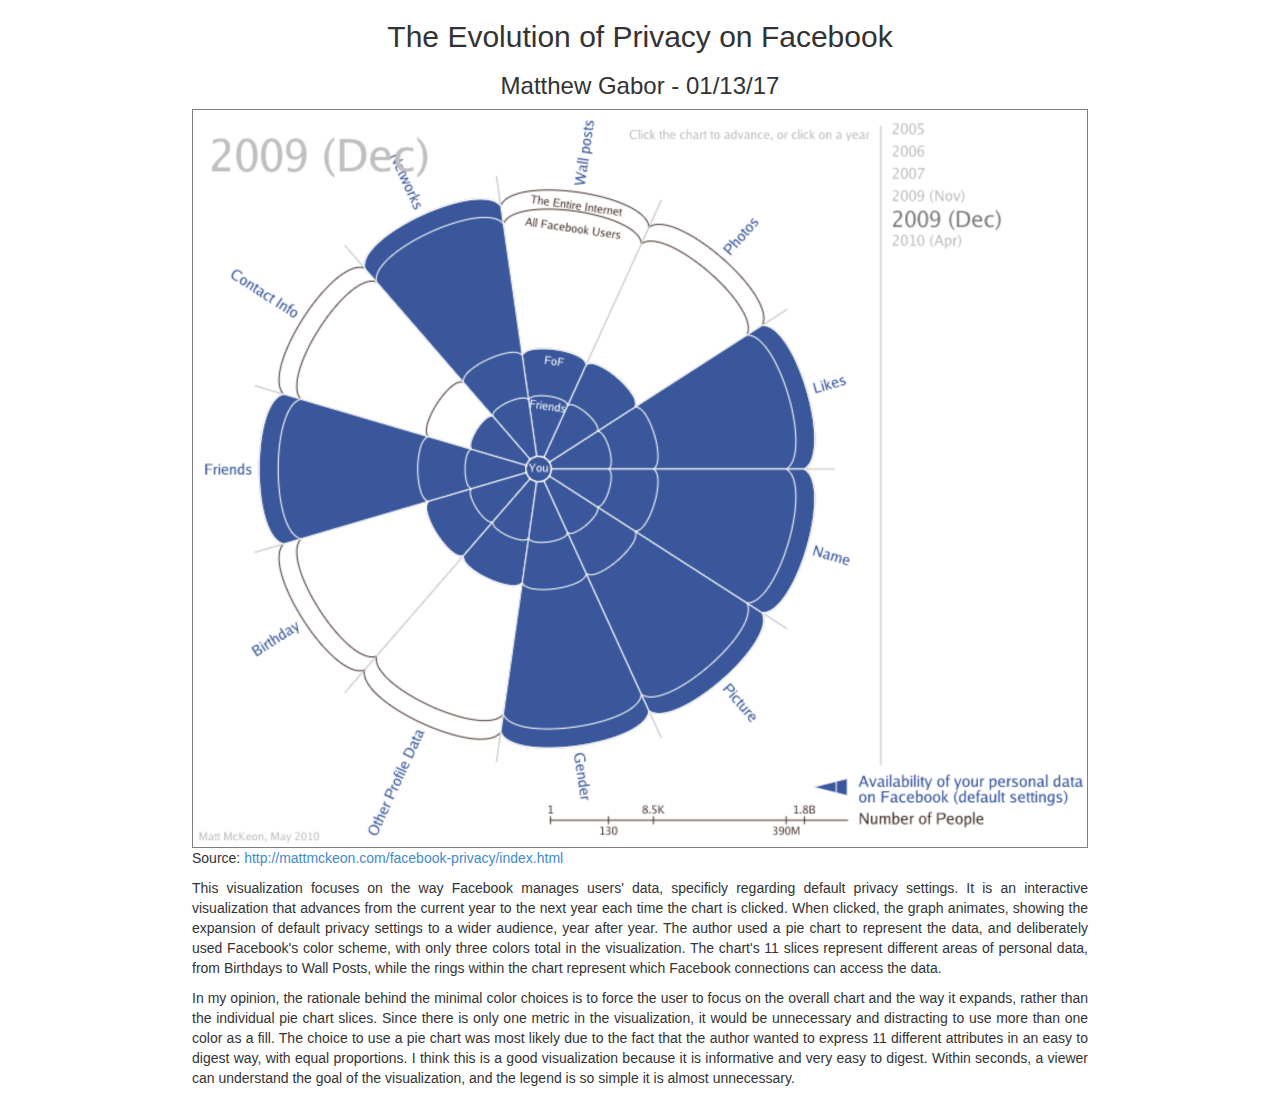
<file: hw1/index.html>
<!DOCTYPE HTML>
<html>
	<head>
		<meta charset="utf-8">
		<link rel="stylesheet" type="text/css" href="bootstrap.min.css">
		<link rel="stylesheet" type="text/css" href="style.css">
		<title>Homework 1 - Matthew Gabor</title>
	</head>
	<body>
		<h2 style>The Evolution of Privacy on Facebook</h1>
		<h3>Matthew Gabor - 01/13/17</h3>
		<img src="cover.png" alt=""><br>
		<p>
			Source:
			<a href="http://mattmckeon.com/facebook-privacy/index.html">http://mattmckeon.com/facebook-privacy/index.html</a>
		</p>
		<p>
			This visualization focuses on the way Facebook manages users' data, specificly regarding default privacy settings. It is an interactive visualization that advances from the current year to the next year each time the chart is clicked. When clicked, the graph animates, showing the expansion of default privacy settings to a wider audience, year after year. The author used a pie chart to represent the data, and deliberately used Facebook's color scheme, with only three colors total in the visualization. The chart's 11 slices represent different areas of personal data, from Birthdays to Wall Posts, while the rings within the chart represent which Facebook connections can access the data.
		</p>
		<p>
			In my opinion, the rationale behind the minimal color choices is to force the user to focus on the overall chart and the way it expands, rather than the individual pie chart slices. Since there is only one metric in the visualization, it would be unnecessary and distracting to use more than one color as a fill. The choice to use a pie chart was most likely due to the fact that the author wanted to express 11 different attributes in an easy to digest way, with equal proportions. I think this is a good visualization because it is informative and very easy to digest. Within seconds, a viewer can understand the goal of the visualization, and the legend is so simple it is almost unnecessary.
		</p>
	</body>
</html>
</file>
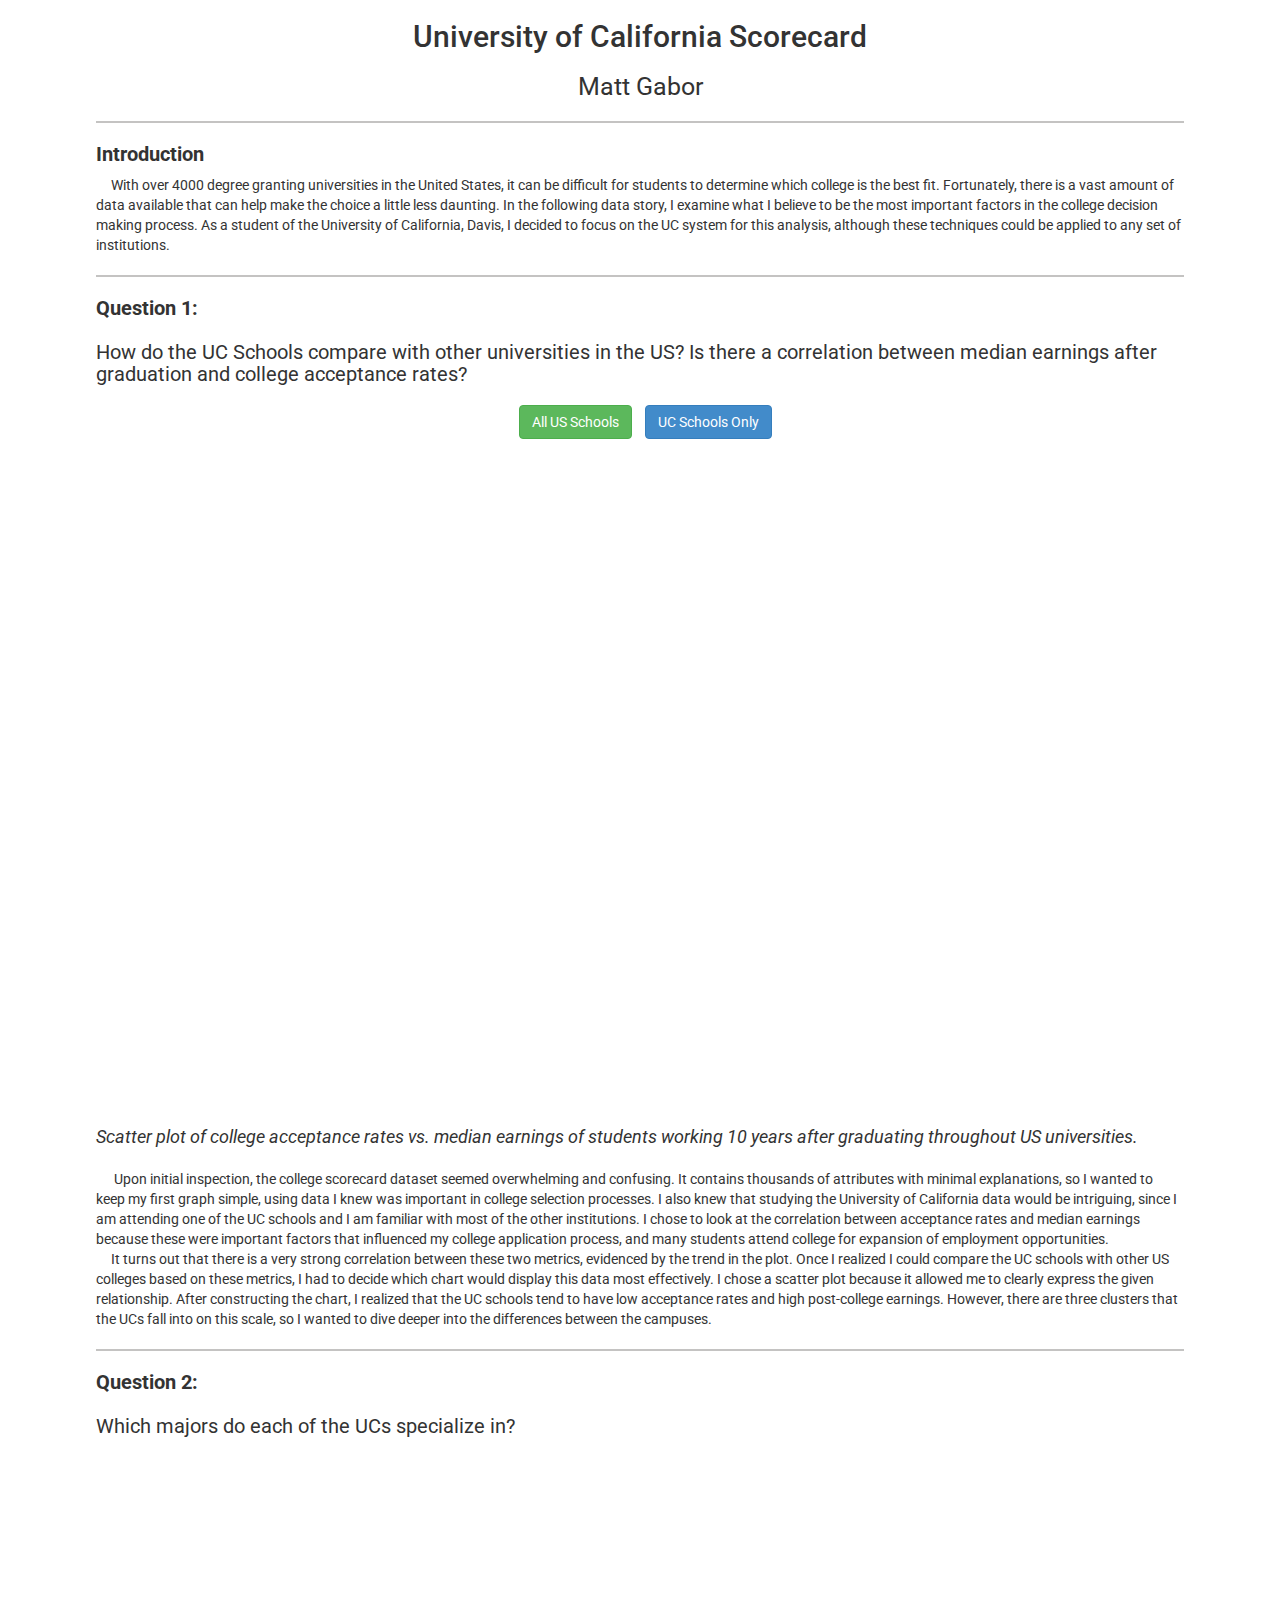
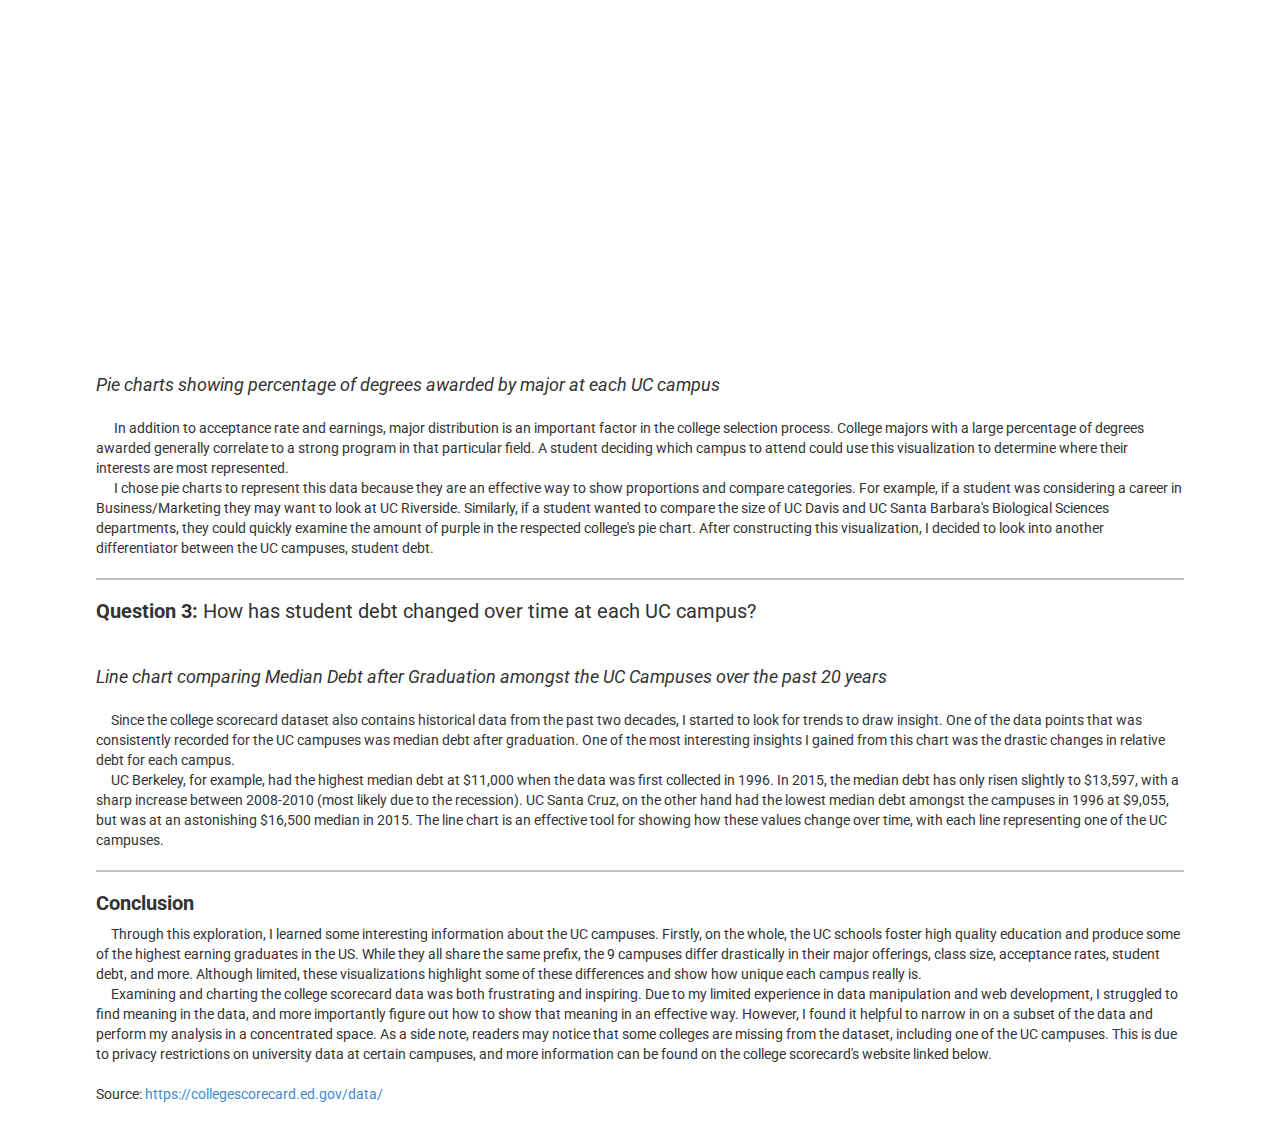
<file: p1/index.html>
<!DOCTYPE html>
<html lang="en">
  <head>
    <meta charset="utf-8">

    <!--  Responsive Viewport -->
    <meta name="viewport" content="width=device-width, initial-scale=1, shrink-to-fit=no">
    <title>ECS 163 Project 1 - Matt Gabor</title>

    <link href="http://fonts.googleapis.com/css?family=Roboto" rel="stylesheet" type="text/css" />

    <!-- Stylesheets -->
    <link rel="stylesheet" type="text/css" href="lib/bootstrap.min.css">
    <link rel="stylesheet" type="text/css" href="styles/style.css">
  </head>

  <body>
    <!-- Header -->

    <div class="intro">
      <h2 style>University of California Scorecard</h1>
  		<h3>Matt Gabor</h3>
      <hr>
      <h4><b>Introduction</b></h4>
      &nbsp;&nbsp;&nbsp;&nbsp;&nbsp;With over 4000 degree granting universities in the United States, it can be difficult for students to determine which college is the best fit. Fortunately, there is a vast amount of data available that can help make the choice a little less daunting. In the following data story, I examine what I believe to be the most important factors in the college decision making process. As a student of the University of California, Davis, I decided to focus on the UC system for this analysis, although these techniques could be applied to any set of institutions.
      <hr>
    </div>

    <!-- Chart 1 -->

    <div class="question">
      <h4><b>Question 1: </b> <br><br>How do the UC Schools compare with other universities in the US? Is there a correlation between median earnings after graduation and college acceptance rates?</h4>
    </div>

    <div class="buttonBox" align="center">
      <button class="filterUS filterButton btn btn-success" role="button" aria-pressed="true">All US Schools</button>
      <button class="filterUC filterButton btn btn-primary" role="button" aria-pressed="false" checked>UC Schools Only</button>
    </div>

    <div id="scatter" align="center"></div>

    <div class="caption">
      Scatter plot of college acceptance rates vs. median earnings of students working 10 years after graduating throughout US universities.
    </div>
    <div class="description">
      &nbsp;&nbsp;&nbsp;&nbsp;&nbsp; Upon initial inspection, the college scorecard dataset seemed overwhelming and confusing. It contains thousands of attributes with minimal explanations, so I wanted to keep my first graph simple, using data I knew was important in college selection processes. I also knew that studying the University of California data would be intriguing, since I am attending one of the UC schools and I am familiar with most of the other institutions. I chose to look at the correlation between acceptance rates and median earnings because these were important factors that influenced my college application process, and many students attend college for expansion of employment opportunities.
      <br>
      &nbsp;&nbsp;&nbsp;&nbsp;&nbsp;It turns out that there is a very strong correlation between these two metrics, evidenced by the trend in the plot. Once I realized I could compare the UC schools with other US colleges based on these metrics, I had to decide which chart would display this data most effectively. I chose a scatter plot because it allowed me to clearly express the given relationship. After constructing the chart, I realized that the UC schools tend to have low acceptance rates and high post-college earnings. However, there are three clusters that the UCs fall into on this scale, so I wanted to dive deeper into the differences between the campuses.
    </div>

    <hr>

    <!-- Chart 2 -->

    <div class="question">
      <h4><b>Question 2: </b> <br><br>Which majors do each of the UCs specialize in?</h4>
    </div>

    <div class="allpies">
      <div class="row">
        <div class="col-md-3 pie" id="UCBpie"></div>
        <div class="col-md-3 pie" id="UCDpie"></div>
        <div class="col-md-3 pie" id="UCIpie"></div>
        <div class="col-md-3 pie" id="UCLApie"></div>
      </div>
      <div class="row">
        <div class="col-md-3 pie" id="UCRpie"></div>
        <div class="col-md-3 pie" id="UCSDpie"></div>
        <div class="col-md-3 pie" id="UCSBpie"></div>
        <div class="col-md-3 pie" id="UCSCpie"></div>
      </div>
    </div>

    <div class="caption">
      Pie charts showing percentage of degrees awarded by major at each UC campus
    </div>
    <div class="description">
      &nbsp;&nbsp;&nbsp;&nbsp;&nbsp; In addition to acceptance rate and earnings, major distribution is an important factor in the college selection process. College majors with a large percentage of degrees awarded generally correlate to a strong program in that particular field. A student deciding which campus to attend could use this visualization to determine where their interests are most represented.
      <br>
      &nbsp;&nbsp;&nbsp;&nbsp;&nbsp; I chose pie charts to represent this data because they are an effective way to show proportions and compare categories. For example, if a student was considering a career in Business/Marketing they may want to look at UC Riverside. Similarly, if a student wanted to compare the size of UC Davis and UC Santa Barbara's Biological Sciences departments, they could quickly examine the amount of purple in the respected college's pie chart. After constructing this visualization, I decided to look into another differentiator between the UC campuses, student debt.
    </div>

    <hr>

    <!-- Chart 3 -->

    <div class="question">
      <h4><b>Question 3: </b>How has student debt changed over time at each UC campus?<br><br></h4>
    </div>
    <div align="center">
      <div id="lineChart"></div>
    </div>

    <div class="caption">
      Line chart comparing Median Debt after Graduation amongst the UC Campuses over the past 20 years
    </div>
    <div class="description">
      &nbsp;&nbsp;&nbsp;&nbsp;&nbsp;Since the college scorecard dataset also contains historical data from the past two decades, I started to look for trends to draw insight. One of the data points that was consistently recorded for the UC campuses was median debt after graduation. One of the most interesting insights I gained from this chart was the drastic changes in relative debt for each campus.
      <br>
      &nbsp;&nbsp;&nbsp;&nbsp;&nbsp;UC Berkeley, for example, had the highest median debt at $11,000 when the data was first collected in 1996. In 2015, the median debt has only risen slightly to $13,597, with a sharp increase between 2008-2010 (most likely due to the recession). UC Santa Cruz, on the other hand had the lowest median debt amongst the campuses in 1996 at $9,055, but was at an astonishing $16,500 median in 2015.
      The line chart is an effective tool for showing how these values change over time, with each line representing one of the UC campuses.
    </div>

    <!-- Footer -->
    <hr>
    <h4><b>Conclusion</b></h4>

    &nbsp;&nbsp;&nbsp;&nbsp;&nbsp;Through this exploration, I learned some interesting information about the UC campuses. Firstly, on the whole, the UC schools foster high quality education and produce some of the highest earning graduates in the US. While they all share the same prefix, the 9 campuses differ drastically in their major offerings, class size, acceptance rates, student debt, and more. Although limited, these visualizations highlight some of these differences and show how unique each campus really is.
    <br>
    &nbsp;&nbsp;&nbsp;&nbsp;&nbsp;Examining and charting the college scorecard data was both frustrating and inspiring. Due to my limited experience in data manipulation and web development, I struggled to find meaning in the data, and more importantly figure out how to show that meaning in an effective way. However, I found it helpful to narrow in on a subset of the data and perform my analysis in a concentrated space. As a side note, readers may notice that some colleges are missing from the dataset, including one of the UC campuses. This is due to privacy restrictions on university data at certain campuses, and more information can be found on the college scorecard's website linked below.

    <br>
    <br>
    Source: <a href="https://collegescorecard.ed.gov/data/">https://collegescorecard.ed.gov/data/</a>
    <br>
    <br>
    <br>

    <!-- External Libraries -->
    <script src="lib/d3.v4.min.js"></script>
    <script src="lib/jquery-3.1.1.min.js"></script>
    <script src="lib/d3-tip.js"></script>

    <!-- My Code -->
    <script src="js/scatterplot.js"></script>
    <script src="js/piechart.js"></script>
    <script src="js/linechart.js"></script>
    <script src="js/viz.js"></script>
  </body>
</html>
</file>
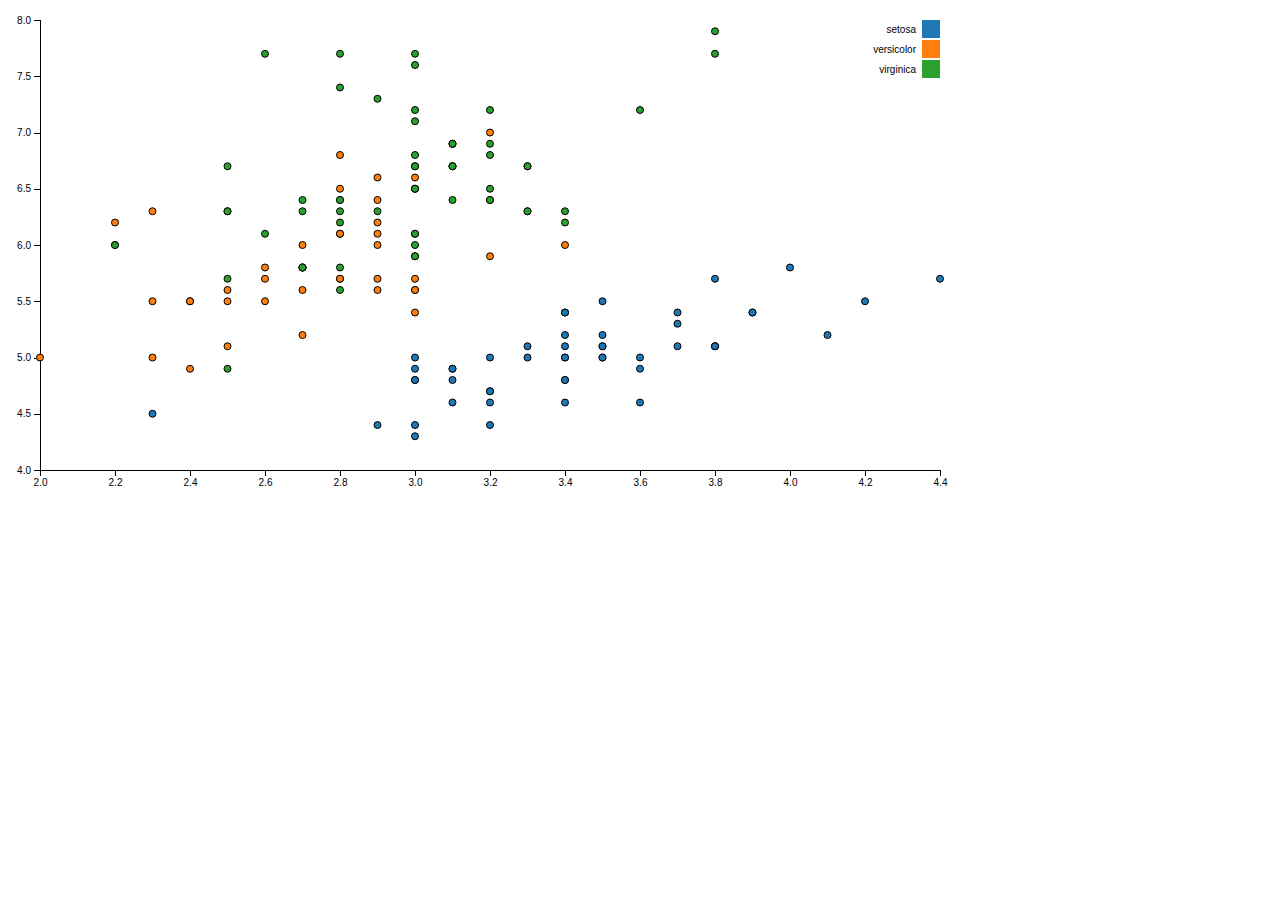
<file: p1/sample/index.html>
<!DOCTYPE html>
<html>
  <head>
    <meta charset="utf-8">
    <title>Project 1 - Matthew Gabor</title>

    <!-- Stylesheets -->
    <link rel="stylesheet" type="text/css" href="lib/bootstrap.min.css">
    <link rel="stylesheet" type="text/css" href="styles/style.css">

    <!-- Libraries -->
    <script type="text/javascript" src="lib/d3.v4.min.js"></script>
    <script src="lib/jquery-3.1.1.min.js"></script>

  </head>
  <body>
  <!-- Scripts -->
  <script src="js/viz.js"></script>
  </body>
</html>
</file>
<file: hw1/style.css>
body {
  margin-left: 15%;
  width: 70%;
}

img {
  width: 100%;
  border: 1px solid gray;
}

h2, h3 {
  text-align: center;
}

p {
  text-align: justify;
}
</file>
<file: p1/styles/style.css>
/* general page styling */
body {
  font: 15px;
  font-family: 'Roboto', sans-serif;
  margin-left: 7.5%;
  width: 85%;
}

h2 {
  text-align: center;
}

h3 {
  font-weight: 400;
  text-align: center;
  font-size: 25px;
}

h4 {
  text-align: left;
  font-weight: 400;
  font-size: 20px;
}

hr {
  border-width: 2px 0;
  border-color: #c4c3c2;
}

p {
  text-align: justify;
}

.question {
  margin-bottom: 20px;
}

.description {
  margin-top: 20px;
}

.intro {
  margin-top: 20px;
}

.caption {
  font-style: italic;
  font-size: 18px;
}

/***** scatter plot styling *****/
.dot {
  fill-opacity: 0.8;
  stroke: #5C5C5C;
  stroke-width: 0.8px;
}

.ucdot {
  fill-opacity: 0.8;
  stroke: black;
  stroke-width: 0.8px;
  fill: rgb(31, 119, 180);
}

.ucdot:hover {
  fill-opacity: 1.0;
  stroke: black;
  stroke-width: 2.5px;
}

.dot:hover {
  fill-opacity: 1.0;
  stroke: black;
  stroke-width: 2.5px;
}

/***** pie chart styling *****/

.allpies {
  margin-top: 15px;
  margin-bottom: 15px;
}

.pie {
  min-width: 250px;
  min-height: 250px;
}

.arc path {
  stroke: #fff
}

.arc path:hover {
  fill-opacity: 1.0;
  stroke-width: 2.5px;
  stroke: black;
}

.arc {
  fill-opacity: 0.8;
}

.arc:hover {
  stroke-width: 2px;
}

/***** line chart styling *****/
.line {
  fill: none;
  stroke-width: 1.5px;
}

.legend {
    font-size: 20px;
    font-weight: bold;
    text-anchor: middle;
}

/***** axes styling *****/

.axis path,
.axis line {
  fill: none;
  stroke: #000;
  stroke-width: 1.5px;
  shape-rendering: crispEdges;
}

.axis text {
  font-size: 12px;
  font-family: 'Roboto', sans-serif;
}

.label {
  font-size: 18px;
  font-family: 'Roboto', sans-serif;
}

/***** tooltip styling *****/
.d3-tip {
  line-height: 1;
  font-weight: bold;
  padding: 12px;
  background: rgba(0, 0, 0, 0.8);
  color: white;
  border-radius: 10px;
  font-weight: 600;
}

/***** button styling *****/
#filterUCB {
  background: rgb(31, 119, 180);
  color: white;
}

#filterUCD {
  background: rgb(255, 127, 14);
  color: white;
}

#filterUCI {
  background: rgb(44, 160, 44);
  color: white;
}

#filterUCLA {
  background: rgb(214, 39, 40);
  color: white;
}

#filterUCR {
  background: rgb(148, 103, 189);
  color: white;
}

#filterUCSD {
  background: rgb(140, 86, 75);
  color: white;
}

#filterUCSB {
  background: rgb(227, 119, 194);
  color: white;
}

#filterUCSC {
  background: rgb(127, 127, 127);
  color: white;
}

.filterButton {
  margin-left: 10px;
}
</file>
<file: p1/sample/styles/style.css>
body {
  font: 10px sans-serif;
}

.axis path,
.axis line {
  fill: none;
  stroke: #000;
  shape-rendering: crispEdges;
}

.dot {
  stroke: #000;
}
</file>
